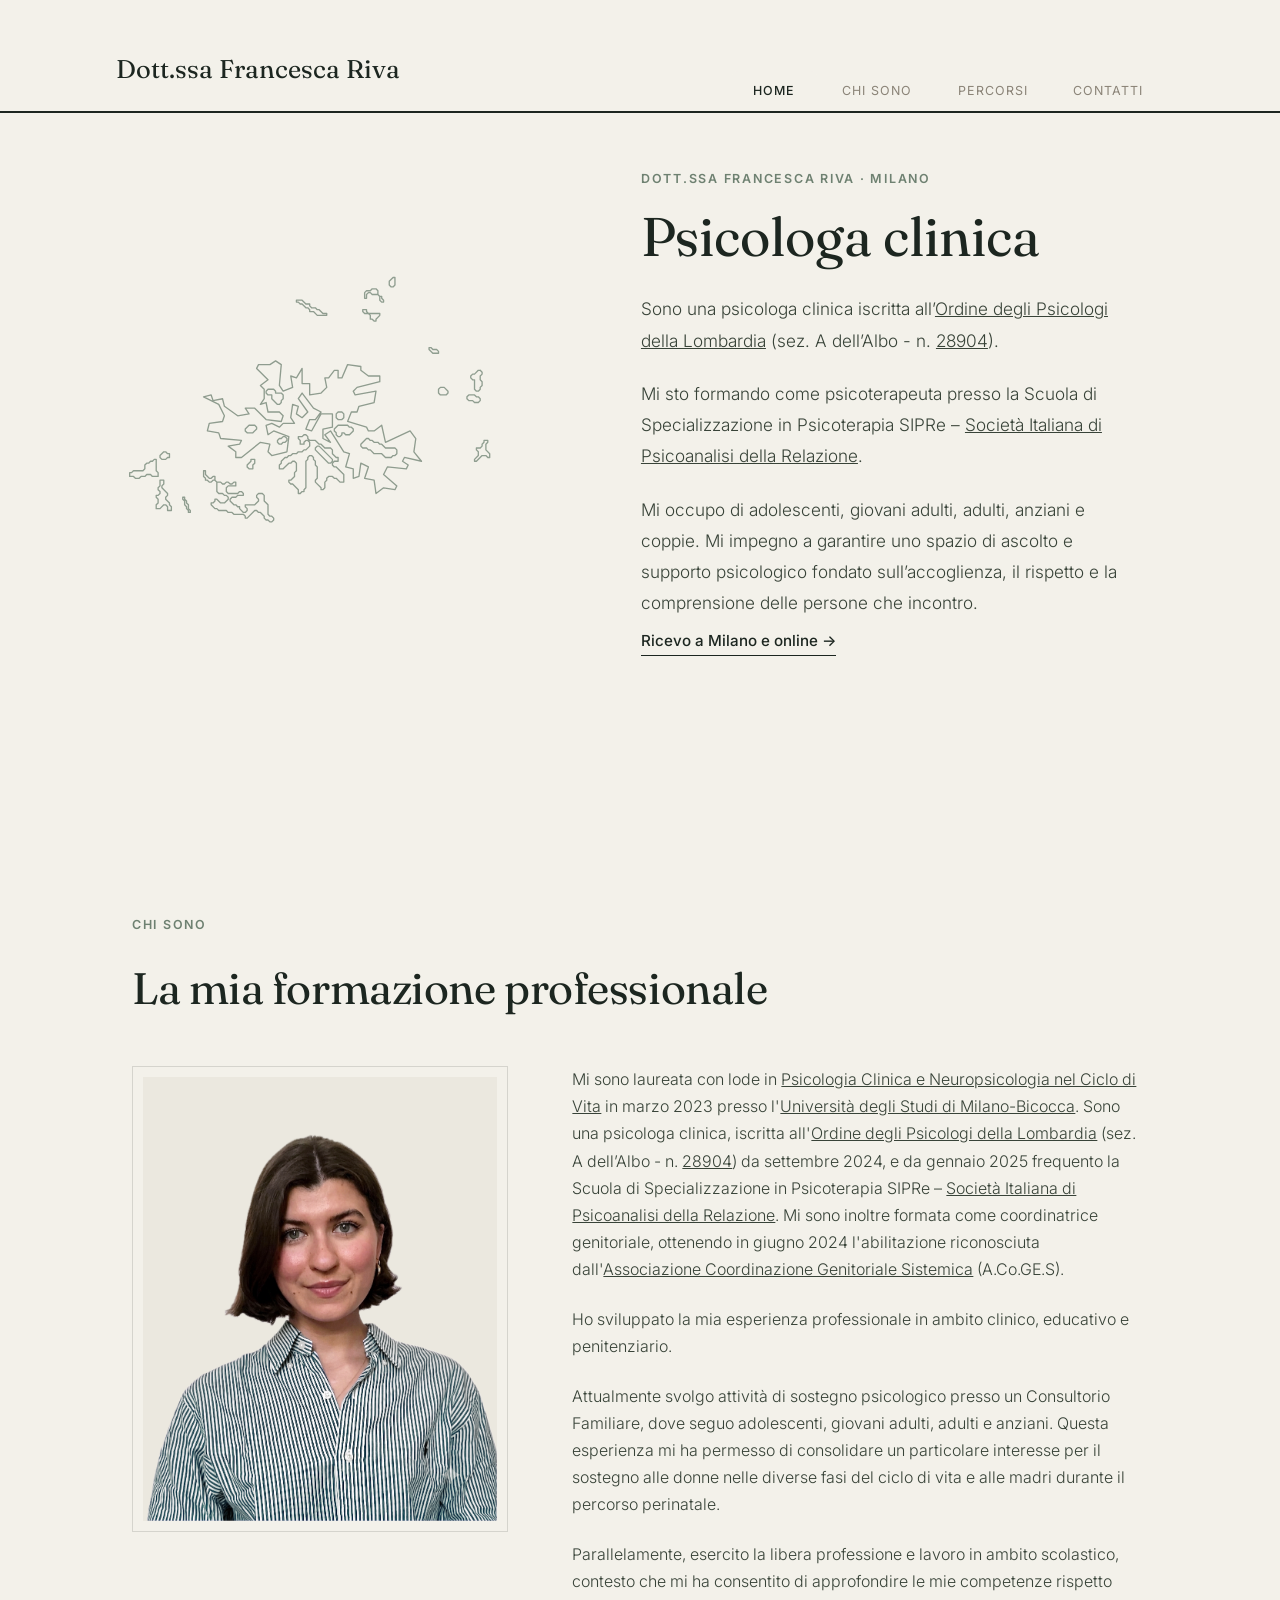
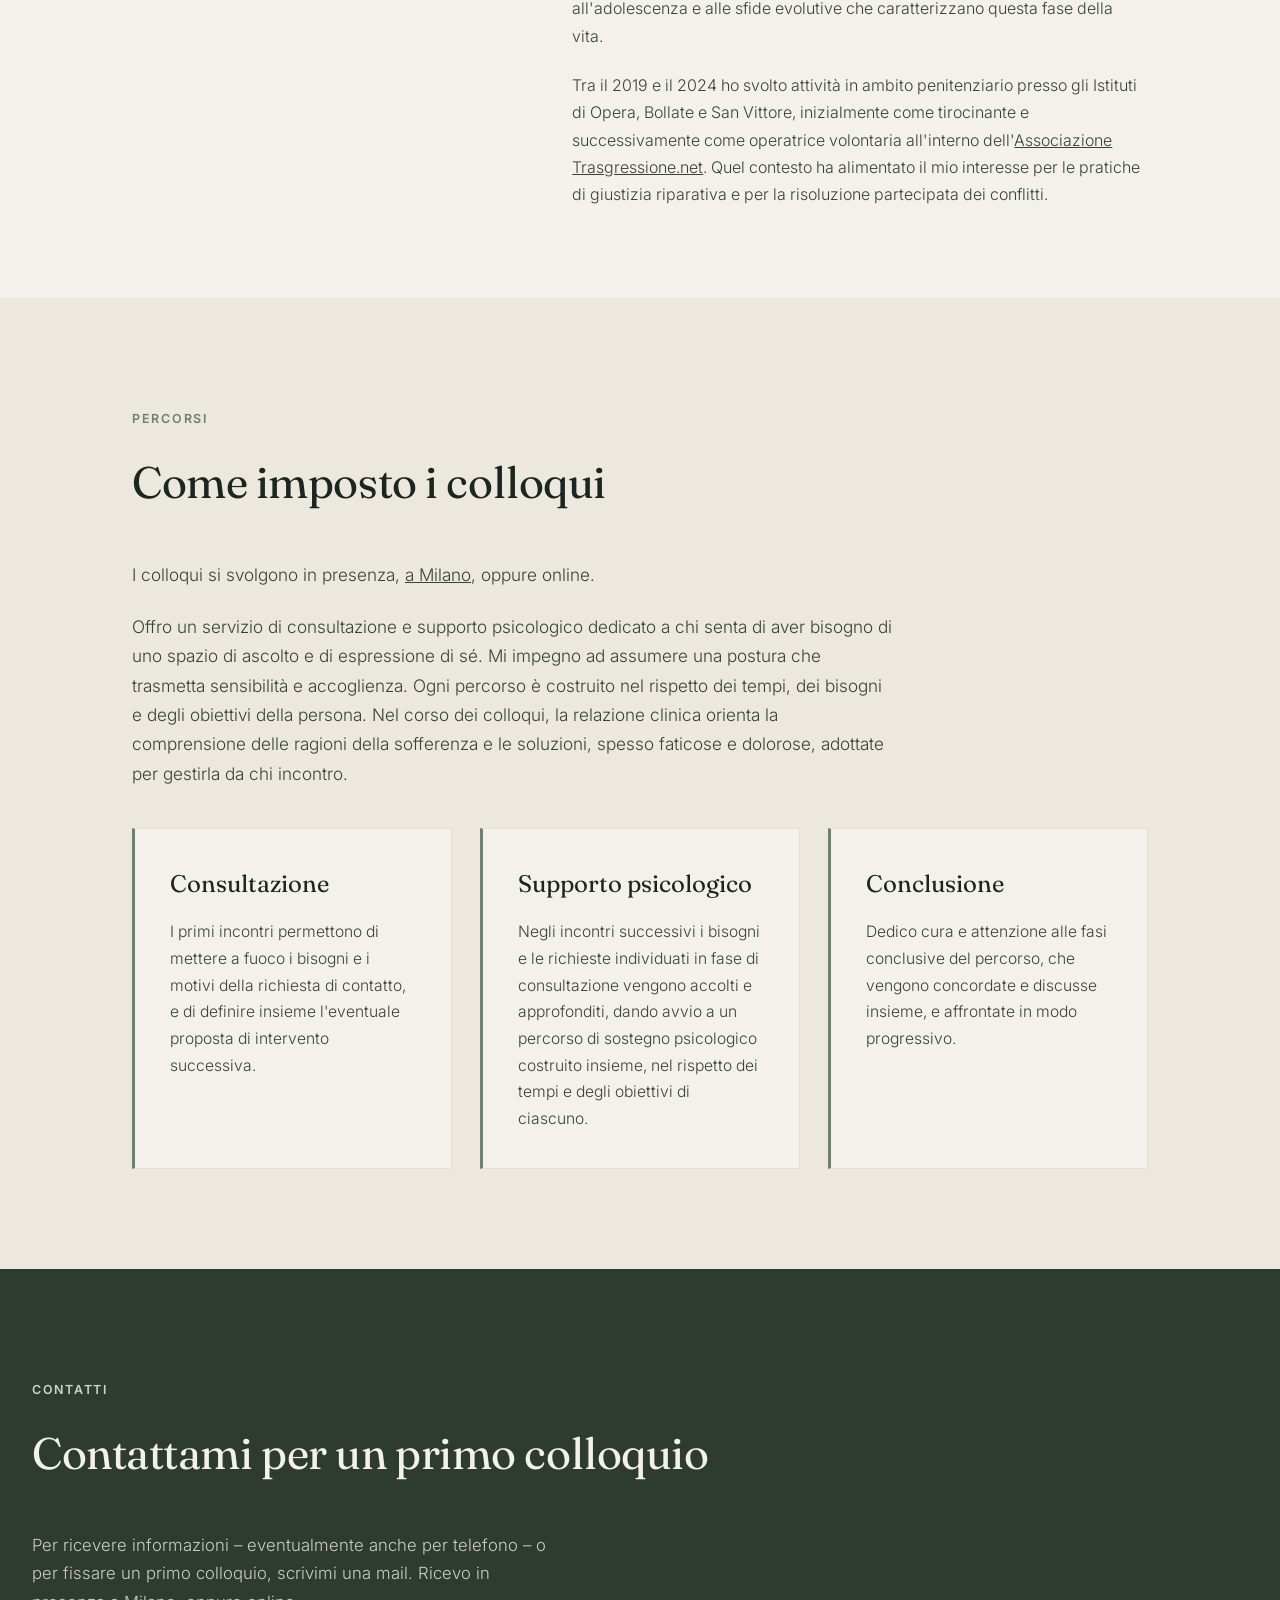
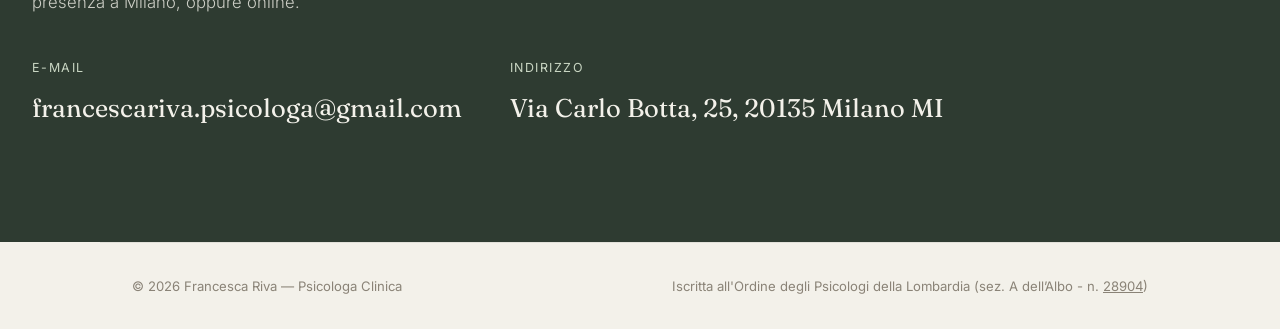
<file: index.html>
<!DOCTYPE html>
<html lang="it">
<head>
    <meta charset="UTF-8">
    <meta name="viewport" content="width=device-width, initial-scale=1.0">
    <title>Francesca Riva — Psicologa Clinica</title>
    <meta name="description" content="Francesca Riva, psicologa clinica a Milano. Sostegno psicologico per adolescenti, giovani adulti, adulti, anziani e coppie, in studio e online.">

    <link rel="icon" type="image/png" href="favicon.png">
    <meta property="og:title" content="Francesca Riva — Psicologa Clinica">
    <meta property="og:description" content="Psicologa clinica a Milano. Sostegno psicologico per adolescenti, giovani adulti, adulti, anziani e coppie, in studio e online.">
    <meta property="og:type" content="website">
    <meta property="og:url" content="https://francescariva-psicologa.github.io/">
    <meta name="robots" content="index, follow">
    <link rel="canonical" href="https://francescariva-psicologa.github.io/">

    <script type="application/ld+json">
    {
    "@type": "Psychologist",
    "name": "Francesca Riva",
    "url": "https://francescariva-psicologa.github.io/",
    "areaServed": "Milano",
    "sameAs": [
        "https://www.opl.it/psicologi/28904/Riva-Francesca"
    ]
    }
    </script>

    <link rel="preconnect" href="https://fonts.googleapis.com">
    <link rel="preconnect" href="https://fonts.gstatic.com" crossorigin>
    <link href="https://fonts.googleapis.com/css2?family=Fraunces:ital,opsz,wght@0,9..144,300;0,9..144,400;0,9..144,500;0,9..144,600;1,9..144,400&family=Inter:wght@300;400;500;600&display=swap" rel="stylesheet">

    <link rel="stylesheet" href="css/style.css">
</head>
<body>

    <header>
        <nav class="nav-container">
            <a href="#home" class="logo">Dott.ssa Francesca Riva</a>
            <ul class="nav-links">
                <li><a href="#home" data-nav="home">Home</a></li>
                <li><a href="#chi-sono" data-nav="chi-sono">Chi sono</a></li>
                <li><a href="#servizi" data-nav="servizi">Percorsi</a></li>
                <li><a href="#contatti" data-nav="contatti">Contatti</a></li>
            </ul>
        </nav>
    </header>

    <main>
        <!-- HOME -->
        <section id="home" class="hero">

            <div class="section-mark" aria-hidden="true">
                <svg class="lichen-animate" viewBox="10 55 43 38" xmlns="http://www.w3.org/2000/svg">
                    <path class="lichen-trace" pathLength="1" style="transition-delay: 0.0s" d="M45.0,66.0 L53.0,70.0 L56.0,76.0 L55.0,79.0 L48.0,80.0 L47.0,84.0 L53.0,85.0 L54.0,88.0 L65.0,89.0 L64.0,91.0 L58.0,92.0 L62.0,95.0 L62.0,98.0 L65.0,98.0 L75.0,90.0 L80.0,91.0 L79.0,95.0 L81.0,97.0 L89.0,95.0 L90.0,87.0 L82.0,84.0 L79.0,86.0 L78.0,81.0 L81.0,80.0 L85.0,82.0 L87.0,80.0 L93.0,80.0 L91.0,77.0 L92.0,70.0 L95.0,71.0 L94.0,75.0 L97.0,77.0 L100.0,74.0 L95.0,67.0 L97.0,64.0 L103.0,72.0 L107.0,74.0 L104.0,78.0 L101.0,78.0 L99.0,83.0 L102.0,84.0 L107.0,75.0 L113.0,75.0 L113.0,82.0 L108.0,83.0 L108.0,88.0 L112.0,90.0 L109.0,86.0 L112.0,84.0 L119.0,95.0 L122.0,96.0 L120.0,103.0 L124.0,104.0 L124.0,109.0 L127.0,108.0 L128.0,101.0 L132.0,103.0 L130.0,109.0 L135.0,110.0 L136.0,117.0 L140.0,114.0 L146.0,115.0 L147.0,113.0 L140.0,107.0 L142.0,103.0 L152.0,104.0 L153.0,102.0 L150.0,100.0 L151.0,98.0 L160.0,100.0 L156.0,95.0 L157.0,88.0 L154.0,84.0 L141.0,90.0 L139.0,81.0 L135.0,84.0 L132.0,84.0 L131.0,82.0 L121.0,79.0 L123.0,74.0 L126.0,74.0 L127.0,71.0 L135.0,69.0 L136.0,63.0 L125.0,65.0 L124.0,63.0 L126.0,61.0 L138.0,58.0 L138.0,55.0 L132.0,55.0 L128.0,52.0 L128.0,50.0 L121.0,49.0 L118.0,56.0 L116.0,56.0 L116.0,52.0 L114.0,52.0 L111.0,56.0 L109.0,56.0 L110.0,61.0 L107.0,64.0 L101.0,65.0 L101.0,59.0 L97.0,59.0 L97.0,51.0 L94.0,56.0 L91.0,55.0 L92.0,61.0 L87.0,63.0 L85.0,60.0 L86.0,49.0 L83.0,47.0 L80.0,49.0 L74.0,49.0 L73.0,51.0 L79.0,57.0 L75.0,60.0 L77.0,62.0 L77.0,67.0 L75.0,70.0 L78.0,69.0 L79.0,74.0 L85.0,74.0 L87.0,76.0 L86.0,79.0 L78.0,78.0 L72.0,72.0 L67.0,72.0 L69.0,75.0 L63.0,76.0 L56.0,71.0 L55.0,67.0 L50.0,68.0 L49.0,65.0 Z"/>
                    <path class="lichen-trace" pathLength="1" style="transition-delay: 1.17s" d="M45.0,105.0 L45.0,108.0 L46.0,109.0 L46.0,110.0 L47.0,110.0 L48.0,111.0 L49.0,111.0 L50.0,110.0 L51.0,110.0 L52.0,111.0 L52.0,116.0 L53.0,117.0 L55.0,117.0 L56.0,118.0 L57.0,118.0 L58.0,119.0 L58.0,120.0 L56.0,122.0 L54.0,122.0 L52.0,120.0 L51.0,120.0 L51.0,121.0 L50.0,122.0 L49.0,122.0 L49.0,123.0 L51.0,125.0 L52.0,125.0 L53.0,126.0 L57.0,126.0 L58.0,127.0 L60.0,127.0 L61.0,128.0 L66.0,128.0 L67.0,129.0 L67.0,130.0 L68.0,130.0 L72.0,126.0 L73.0,126.0 L74.0,127.0 L75.0,127.0 L77.0,129.0 L77.0,130.0 L78.0,131.0 L79.0,131.0 L80.0,132.0 L81.0,132.0 L82.0,131.0 L82.0,130.0 L81.0,129.0 L80.0,129.0 L79.0,128.0 L79.0,123.0 L77.0,121.0 L77.0,118.0 L76.0,117.0 L74.0,117.0 L73.0,118.0 L73.0,119.0 L74.0,120.0 L74.0,121.0 L72.0,123.0 L67.0,123.0 L67.0,124.0 L68.0,125.0 L68.0,126.0 L67.0,127.0 L66.0,127.0 L64.0,125.0 L64.0,124.0 L63.0,124.0 L62.0,123.0 L61.0,123.0 L59.0,121.0 L59.0,120.0 L60.0,119.0 L62.0,119.0 L63.0,118.0 L66.0,118.0 L66.0,117.0 L65.0,116.0 L64.0,116.0 L63.0,117.0 L58.0,117.0 L57.0,116.0 L57.0,114.0 L58.0,113.0 L62.0,113.0 L62.0,111.0 L61.0,111.0 L60.0,112.0 L59.0,112.0 L58.0,111.0 L57.0,111.0 L56.0,112.0 L55.0,112.0 L54.0,111.0 L52.0,111.0 L51.0,110.0 L51.0,108.0 L50.0,108.0 L49.0,109.0 L48.0,109.0 L46.0,107.0 L46.0,105.0 Z"/>
                    <path class="lichen-trace" pathLength="1" style="transition-delay: 1.44s" d="M85.0,102.0 L85.0,104.0 L87.0,104.0 L90.0,101.0 L91.0,101.0 L92.0,100.0 L93.0,100.0 L94.0,101.0 L94.0,105.0 L93.0,106.0 L93.0,108.0 L91.0,110.0 L90.0,110.0 L90.0,111.0 L91.0,112.0 L92.0,112.0 L95.0,115.0 L95.0,117.0 L96.0,117.0 L97.0,116.0 L98.0,116.0 L98.0,115.0 L99.0,114.0 L99.0,100.0 L100.0,99.0 L100.0,98.0 L101.0,97.0 L102.0,97.0 L103.0,98.0 L103.0,99.0 L104.0,100.0 L104.0,102.0 L105.0,103.0 L105.0,109.0 L104.0,110.0 L104.0,111.0 L107.0,114.0 L107.0,115.0 L108.0,115.0 L109.0,114.0 L109.0,111.0 L110.0,110.0 L110.0,109.0 L111.0,108.0 L113.0,108.0 L114.0,109.0 L115.0,109.0 L117.0,111.0 L119.0,111.0 L119.0,107.0 L115.0,103.0 L114.0,103.0 L113.0,102.0 L113.0,101.0 L114.0,100.0 L116.0,100.0 L116.0,98.0 L115.0,98.0 L113.0,96.0 L113.0,94.0 L112.0,93.0 L109.0,93.0 L107.0,91.0 L106.0,91.0 L104.0,89.0 L101.0,89.0 L100.0,88.0 L100.0,87.0 L99.0,86.0 L98.0,86.0 L97.0,87.0 L95.0,87.0 L95.0,88.0 L96.0,89.0 L96.0,91.0 L98.0,91.0 L98.0,90.0 L99.0,89.0 L100.0,89.0 L101.0,90.0 L101.0,92.0 L99.0,94.0 L98.0,94.0 L97.0,95.0 L95.0,95.0 L94.0,96.0 L92.0,96.0 L91.0,97.0 L90.0,97.0 L89.0,98.0 L88.0,98.0 L86.0,100.0 L86.0,101.0 Z"/>
                    <path class="lichen-trace" pathLength="1" style="transition-delay: 1.71s" d="M22.0,110.0 L22.0,113.0 L21.0,114.0 L21.0,115.0 L22.0,116.0 L22.0,117.0 L21.0,118.0 L20.0,118.0 L20.0,119.0 L21.0,120.0 L21.0,122.0 L20.0,123.0 L20.0,125.0 L22.0,125.0 L24.0,123.0 L25.0,123.0 L26.0,124.0 L26.0,126.0 L28.0,126.0 L28.0,124.0 L27.0,123.0 L27.0,122.0 L25.0,120.0 L25.0,119.0 L26.0,118.0 L26.0,117.0 L23.0,114.0 L23.0,113.0 L24.0,112.0 L24.0,110.0 Z"/>
                    <path class="lichen-trace" pathLength="1" style="transition-delay: 1.78s" d="M128.0,91.0 L131.0,88.0 L132.0,88.0 L133.0,89.0 L134.0,89.0 L135.0,90.0 L137.0,90.0 L138.0,91.0 L139.0,91.0 L141.0,93.0 L146.0,93.0 L147.0,94.0 L147.0,96.0 L146.0,97.0 L145.0,97.0 L144.0,98.0 L141.0,98.0 L139.0,96.0 L135.0,96.0 L133.0,94.0 L132.0,94.0 L131.0,93.0 L129.0,93.0 L128.0,92.0 Z"/>
                    <path class="lichen-trace" pathLength="1" style="transition-delay: 1.85s" d="M20.0,99.0 L19.0,99.0 L18.0,100.0 L17.0,100.0 L16.0,101.0 L15.0,101.0 L14.0,102.0 L14.0,104.0 L13.0,105.0 L8.0,105.0 L7.0,106.0 L6.0,106.0 L6.0,108.0 L8.0,108.0 L9.0,109.0 L11.0,109.0 L12.0,108.0 L14.0,108.0 L15.0,107.0 L17.0,107.0 L18.0,108.0 L21.0,108.0 L21.0,106.0 L20.0,105.0 Z"/>
                    <path class="lichen-trace" pathLength="1" style="transition-delay: 1.92s" d="M94.0,15.0 L94.0,16.0 L95.0,16.0 L96.0,17.0 L97.0,17.0 L99.0,19.0 L100.0,19.0 L101.0,20.0 L101.0,21.0 L103.0,21.0 L105.0,23.0 L110.0,23.0 L110.0,22.0 L108.0,22.0 L106.0,20.0 L105.0,20.0 L104.0,19.0 L102.0,19.0 L101.0,18.0 L101.0,17.0 L99.0,17.0 L97.0,15.0 Z"/>
                    <path class="lichen-trace" pathLength="1" style="transition-delay: 1.98s" d="M195.0,89.0 L193.0,89.0 L193.0,90.0 L192.0,91.0 L192.0,92.0 L191.0,93.0 L189.0,93.0 L189.0,94.0 L190.0,95.0 L190.0,97.0 L188.0,99.0 L188.0,100.0 L189.0,100.0 L192.0,97.0 L194.0,97.0 L195.0,98.0 L196.0,98.0 L196.0,96.0 L194.0,94.0 L194.0,91.0 L195.0,90.0 Z"/>
                    <path class="lichen-trace" pathLength="1" style="transition-delay: 2.04s" d="M130.0,11.0 L130.0,14.0 L131.0,14.0 L131.0,12.0 L132.0,11.0 L133.0,11.0 L134.0,12.0 L137.0,12.0 L138.0,13.0 L138.0,15.0 L139.0,16.0 L140.0,16.0 L140.0,15.0 L139.0,14.0 L139.0,13.0 L138.0,13.0 L137.0,12.0 L137.0,10.0 L136.0,9.0 L134.0,9.0 L133.0,10.0 L131.0,10.0 Z"/>
                    <path class="lichen-trace" pathLength="1" style="transition-delay: 2.09s" d="M191.0,52.0 L192.0,53.0 L192.0,54.0 L191.0,55.0 L191.0,57.0 L192.0,58.0 L192.0,60.0 L191.0,61.0 L191.0,62.0 L190.0,63.0 L189.0,63.0 L188.0,62.0 L188.0,57.0 L187.0,57.0 L186.0,56.0 L186.0,55.0 L187.0,54.0 L188.0,54.0 L190.0,52.0 Z"/>
                    <path class="lichen-trace" pathLength="1" style="transition-delay: 2.14s" d="M78.0,63.0 L79.0,62.0 L82.0,62.0 L83.0,63.0 L83.0,64.0 L86.0,64.0 L87.0,65.0 L87.0,67.0 L86.0,68.0 L86.0,69.0 L85.0,70.0 L84.0,70.0 L81.0,67.0 L81.0,65.0 L79.0,65.0 L78.0,64.0 Z"/>
                    <path class="lichen-trace" pathLength="1" style="transition-delay: 2.19s" d="M114.0,83.0 L116.0,81.0 L121.0,81.0 L122.0,82.0 L123.0,82.0 L124.0,83.0 L124.0,84.0 L122.0,86.0 L120.0,86.0 L119.0,85.0 L118.0,85.0 L118.0,86.0 L117.0,87.0 L116.0,87.0 L115.0,86.0 L115.0,85.0 L114.0,84.0 Z"/>
                    <path class="lichen-trace" pathLength="1" style="transition-delay: 2.24s" d="M104.0,93.0 L105.0,92.0 L106.0,92.0 L113.0,99.0 L113.0,100.0 L112.0,101.0 L111.0,101.0 L104.0,94.0 Z"/>
                    <path class="lichen-trace" pathLength="1" style="transition-delay: 2.29s" d="M129.0,20.0 L129.0,21.0 L130.0,22.0 L132.0,22.0 L133.0,23.0 L133.0,25.0 L134.0,25.0 L135.0,26.0 L136.0,26.0 L136.0,25.0 L138.0,23.0 L138.0,22.0 L132.0,22.0 L131.0,21.0 L131.0,20.0 Z"/>
                    <path class="lichen-trace" pathLength="1" style="transition-delay: 2.34s" d="M34.0,119.0 L34.0,120.0 L35.0,121.0 L35.0,123.0 L36.0,124.0 L36.0,125.0 L37.0,126.0 L37.0,127.0 L38.0,127.0 L38.0,126.0 L37.0,125.0 L37.0,123.0 L36.0,122.0 L36.0,121.0 L35.0,120.0 L35.0,119.0 Z"/>
                    <path class="lichen-trace" pathLength="1" style="transition-delay: 2.39s" d="M184.0,66.0 L185.0,65.0 L188.0,65.0 L189.0,66.0 L190.0,66.0 L191.0,67.0 L191.0,68.0 L190.0,69.0 L188.0,69.0 L187.0,68.0 L185.0,68.0 L184.0,67.0 Z"/>
                    <path class="lichen-trace" pathLength="1" style="transition-delay: 2.45s" d="M67.0,84.0 L67.0,83.0 L69.0,81.0 L72.0,81.0 L73.0,82.0 L73.0,83.0 L71.0,85.0 L68.0,85.0 Z"/>
                    <path class="lichen-trace" pathLength="1" style="transition-delay: 2.5s" d="M72.0,99.0 L70.0,99.0 L70.0,100.0 L68.0,102.0 L68.0,103.0 L69.0,104.0 L71.0,104.0 L71.0,102.0 L72.0,101.0 Z"/>
                    <path class="lichen-trace" pathLength="1" style="transition-delay: 2.55s" d="M22.0,97.0 L22.0,98.0 L23.0,99.0 L25.0,99.0 L26.0,98.0 L27.0,98.0 L27.0,96.0 L26.0,96.0 L25.0,95.0 L24.0,95.0 Z"/>
                    <path class="lichen-trace" pathLength="1" style="transition-delay: 2.6s" d="M169.0,62.0 L170.0,61.0 L172.0,61.0 L174.0,63.0 L174.0,64.0 L173.0,65.0 L170.0,65.0 L169.0,64.0 Z"/>
                    <path class="lichen-trace" pathLength="1" style="transition-delay: 2.65s" d="M84.0,90.0 L84.0,89.0 L85.0,88.0 L86.0,88.0 L87.0,87.0 L88.0,87.0 L89.0,88.0 L89.0,89.0 L88.0,90.0 L87.0,90.0 L86.0,91.0 L85.0,91.0 Z"/>
                    <path class="lichen-trace" pathLength="1" style="transition-delay: 2.7s" d="M115.0,75.0 L116.0,74.0 L118.0,74.0 L119.0,75.0 L119.0,77.0 L118.0,78.0 L116.0,78.0 L115.0,77.0 Z"/>
                    <path class="lichen-trace" pathLength="1" style="transition-delay: 2.75s" d="M164.0,40.0 L164.0,41.0 L166.0,43.0 L169.0,43.0 L169.0,42.0 L168.0,41.0 L166.0,41.0 L165.0,40.0 Z"/>
                    <path class="lichen-trace" pathLength="1" style="transition-delay: 2.8s" d="M146.0,3.0 L145.0,3.0 L143.0,5.0 L143.0,7.0 L144.0,8.0 L145.0,8.0 L146.0,7.0 Z"/>
                </svg>
                </div>


            <!-- <div class="hero-visual" aria-hidden="true">
                <div class="breathing-circle"></div>
            </div> -->
            <!--
            <div class="section-mark" aria-hidden="true">
                    <svg class="lichen-animate" viewBox="10 8 100 65"> -->
                    <!-- Colony 1: older, larger, established -->
                    <!--
                    <path class="lichen-blob center" style="transition-delay: 0s" d="M52.6,64.3 Q55.0,68.0 52.4,71.3 Q49.8,74.6 45.3,75.8 Q40.8,77.0 39.4,72.5 Q37.9,68.0 39.5,63.7 Q41.0,59.4 45.7,60.0 Q50.3,60.6 52.6,64.3 Z"/>
 
                    <path class="lichen-blob ring-a" style="transition-delay: 0.10s" d="M65.8,62.3 Q67.3,65.4 66.0,68.8 Q64.7,72.2 61.3,71.2 Q58.0,70.2 56.0,67.8 Q53.9,65.4 55.9,62.9 Q57.8,60.3 61.1,59.8 Q64.3,59.2 65.8,62.3 Z"/>
                    <path class="lichen-blob ring-a" style="transition-delay: 0.22s" d="M58.5,77.9 Q60.0,81.0 58.7,84.4 Q57.5,87.8 53.7,87.5 Q49.9,87.2 47.6,84.1 Q45.2,81.0 47.8,78.3 Q50.4,75.7 53.8,75.2 Q57.1,74.8 58.5,77.9 Z"/>
                    <path class="lichen-blob ring-a" style="transition-delay: 0.34s" d="M40.9,77.3 Q43.0,79.5 41.0,81.8 Q39.1,84.2 36.0,84.8 Q32.9,85.5 31.8,82.5 Q30.7,79.5 31.9,76.8 Q33.2,74.0 36.1,74.6 Q38.9,75.1 40.9,77.3 Z"/>
                    <path class="lichen-blob ring-a" style="transition-delay: 0.46s" d="M37.1,60.0 Q38.9,62.9 36.9,65.4 Q34.9,68.0 31.5,68.8 Q28.1,69.5 26.8,66.2 Q25.6,62.9 26.7,59.2 Q27.7,55.6 31.5,56.4 Q35.2,57.1 37.1,60.0 Z"/>
                    <path class="lichen-blob ring-a" style="transition-delay: 0.58s" d="M51.6,50.7 Q53.3,53.1 52.1,56.2 Q50.9,59.3 47.7,58.6 Q44.5,58.0 42.6,55.5 Q40.7,53.1 42.4,50.3 Q44.2,47.6 47.1,48.0 Q50.0,48.4 51.6,50.7 Z"/>
 
                    <path class="lichen-blob ring-b" style="transition-delay: 0.95s" d="M76.2,74.4 Q77.7,77.2 75.9,79.6 Q74.1,81.9 70.9,82.7 Q67.8,83.5 67.0,80.4 Q66.3,77.2 67.3,74.6 Q68.4,72.0 71.5,71.8 Q74.7,71.5 76.2,74.4 Z"/>
                    <path class="lichen-blob ring-b" style="transition-delay: 1.08s" d="M53.1,91.9 Q54.3,94.9 53.1,98.0 Q52.0,101.2 48.6,100.8 Q45.2,100.3 43.0,97.6 Q40.8,94.9 43.2,92.5 Q45.5,90.0 48.7,89.5 Q51.8,88.9 53.1,91.9 Z"/>
                    <path class="lichen-blob ring-b" style="transition-delay: 1.21s" d="M27.1,79.2 Q28.9,81.5 27.0,83.6 Q25.1,85.8 22.4,86.1 Q19.7,86.5 18.8,84.0 Q17.9,81.5 18.8,78.9 Q19.6,76.3 22.4,76.6 Q25.2,77.0 27.1,79.2 Z"/>
                    <path class="lichen-blob ring-b" style="transition-delay: 1.34s" d="M27.4,51.5 Q28.8,54.5 27.5,57.6 Q26.2,60.7 23.1,59.9 Q20.0,59.1 18.0,56.8 Q16.1,54.5 18.0,52.1 Q19.8,49.7 22.9,49.1 Q26.0,48.6 27.4,51.5 Z"/>
                    <path class="lichen-blob ring-b" style="transition-delay: 1.47s" d="M46.0,38.6 Q47.4,41.4 45.7,43.8 Q44.0,46.1 40.8,47.0 Q37.6,47.8 36.6,44.6 Q35.6,41.4 36.8,38.5 Q38.0,35.6 41.2,35.7 Q44.5,35.9 46.0,38.6 Z"/>
                    <path class="lichen-blob ring-b" style="transition-delay: 1.60s" d="M71.4,48.0 Q73.1,50.6 71.3,53.2 Q69.6,55.7 66.8,55.4 Q64.1,55.2 62.0,52.9 Q60.0,50.6 62.1,48.5 Q64.2,46.4 67.0,45.9 Q69.7,45.4 71.4,48.0 Z"/>
 
                    <path class="lichen-blob ring-c" style="transition-delay: 2.00s" d="M89.1,65.7 Q90.5,68.0 89.0,70.1 Q87.5,72.3 84.7,72.9 Q81.8,73.5 81.1,70.7 Q80.3,68.0 81.2,65.5 Q82.1,63.0 84.9,63.2 Q87.6,63.5 89.1,65.7 Z"/>
                    <path class="lichen-blob ring-c" style="transition-delay: 2.15s" d="M66.0,101.2 Q67.0,103.3 66.1,105.7 Q65.2,108.1 62.7,107.8 Q60.1,107.5 58.3,105.4 Q56.5,103.3 58.4,101.5 Q60.4,99.7 62.7,99.3 Q65.0,99.0 66.0,101.2 Z"/>
                    <path class="lichen-blob ring-c" style="transition-delay: 2.30s" d="M18.7,87.9 Q20.4,90.4 18.5,92.5 Q16.5,94.6 13.8,95.1 Q11.0,95.6 9.9,93.0 Q8.8,90.4 9.8,87.5 Q10.7,84.6 13.8,85.0 Q17.0,85.3 18.7,87.9 Z"/>
                    <path class="lichen-blob ring-c" style="transition-delay: 2.45s" d="M30.4,31.7 Q31.4,34.2 30.5,36.8 Q29.5,39.4 26.9,38.7 Q24.3,38.1 22.7,36.1 Q21.0,34.2 22.6,32.2 Q24.2,30.2 26.8,29.7 Q29.4,29.3 30.4,31.7 Z"/>
                    <path class="lichen-blob ring-c" style="transition-delay: 2.60s" d="M72.8,33.3 Q74.1,36.1 72.5,38.2 Q70.8,40.3 68.1,40.8 Q65.3,41.3 64.5,38.7 Q63.7,36.1 64.7,33.7 Q65.6,31.3 68.6,30.9 Q71.5,30.6 72.8,33.3 Z"/>
 
                    <!-- Colony 2: younger, smaller, emerges after colony 1 is underway, reaching toward it -->
                    <!-- 
                    <path class="lichen-blob center2" style="transition-delay: 1.3s" d="M96.8,47.3 Q98.5,50.0 96.7,52.5 Q94.9,55.1 91.7,55.6 Q88.4,56.2 87.4,53.1 Q86.5,50.0 87.4,46.8 Q88.3,43.5 91.7,44.1 Q95.1,44.7 96.8,47.3 Z"/>
 
                    <path class="lichen-blob ring-a" style="transition-delay: 1.45s" d="M85.5,43.9 Q86.7,46.2 85.6,48.7 Q84.5,51.2 82.0,50.6 Q79.5,49.9 78.0,48.1 Q76.4,46.2 77.9,44.3 Q79.4,42.3 81.9,41.9 Q84.4,41.5 85.5,43.9 Z"/>
                    <path class="lichen-blob ring-a" style="transition-delay: 1.58s" d="M97.1,37.2 Q98.1,39.2 97.2,41.4 Q96.4,43.5 94.0,43.4 Q91.6,43.2 90.1,41.2 Q88.6,39.2 90.3,37.5 Q92.0,35.8 94.1,35.5 Q96.2,35.2 97.1,37.2 Z"/>
                    <path class="lichen-blob ring-a" style="transition-delay: 1.71s" d="M104.8,53.9 Q106.3,55.5 104.9,57.2 Q103.5,58.9 101.3,59.3 Q99.1,59.8 98.2,57.6 Q97.4,55.5 98.4,53.5 Q99.3,51.6 101.3,52.0 Q103.4,52.3 104.8,53.9 Z"/>
                    <path class="lichen-blob ring-a" style="transition-delay: 1.84s" d="M91.8,58.2 Q92.8,60.3 91.8,62.6 Q90.9,64.9 88.5,64.5 Q86.1,64.1 84.4,62.2 Q82.7,60.3 84.5,58.6 Q86.2,56.8 88.5,56.4 Q90.8,56.0 91.8,58.2 Z"/>
 
                    <path class="lichen-blob ring-b" style="transition-delay: 2.20s" d="M79.2,36.4 Q80.3,38.5 79.0,40.3 Q77.6,42.0 75.3,42.5 Q73.0,43.0 72.4,40.8 Q71.8,38.5 72.6,36.6 Q73.4,34.6 75.7,34.4 Q78.1,34.2 79.2,36.4 Z"/>
                    <path class="lichen-blob ring-b" style="transition-delay: 2.35s" d="M91.4,28.4 Q92.1,30.3 91.5,32.3 Q90.8,34.3 88.7,33.9 Q86.6,33.6 85.5,31.9 Q84.3,30.3 85.6,28.8 Q86.8,27.4 88.8,26.9 Q90.7,26.5 91.4,28.4 Z"/>
                    <path class="lichen-blob ring-b" style="transition-delay: 2.50s" d="M112.7,38.3 Q114.1,40.0 112.6,41.6 Q111.1,43.2 109.1,43.5 Q107.1,43.9 106.1,42.0 Q105.2,40.0 106.0,37.9 Q106.8,35.7 109.1,36.2 Q111.3,36.6 112.7,38.3 Z"/>
                    <path class="lichen-blob ring-b" style="transition-delay: 2.65s" d="M110.5,60.9 Q111.5,62.9 110.6,64.9 Q109.6,66.9 107.6,66.4 Q105.5,65.9 104.0,64.4 Q102.5,62.9 104.0,61.2 Q105.4,59.6 107.5,59.3 Q109.5,59.0 110.5,60.9 Z"/>
                    <path class="lichen-blob ring-b" style="transition-delay: 2.80s" d="M91.2,68.2 Q92.1,69.7 91.3,71.4 Q90.5,73.2 88.4,73.3 Q86.3,73.5 85.8,71.6 Q85.3,69.7 85.9,67.9 Q86.4,66.1 88.3,66.4 Q90.2,66.7 91.2,68.2 Z"/>
 
                    <path class="lichen-blob ring-c" style="transition-delay: 3.10s" d="M66.9,40.8 Q68.0,42.5 66.9,44.1 Q65.8,45.6 63.8,46.0 Q61.8,46.3 61.2,44.4 Q60.6,42.5 61.1,40.5 Q61.7,38.5 63.8,38.9 Q65.9,39.2 66.9,40.8 Z"/>
                    <path class="lichen-blob ring-c" style="transition-delay: 3.27s" d="M82.4,22.0 Q83.0,23.7 82.4,25.5 Q81.8,27.3 80.0,26.8 Q78.2,26.4 77.1,25.0 Q76.0,23.7 77.0,22.3 Q78.1,20.9 79.9,20.6 Q81.7,20.3 82.4,22.0 Z"/>
                    <path class="lichen-blob ring-c" style="transition-delay: 3.44s" d="M109.5,23.1 Q110.5,24.9 109.3,26.3 Q108.1,27.7 106.2,28.2 Q104.3,28.7 103.7,26.8 Q103.1,24.9 103.8,23.2 Q104.6,21.6 106.6,21.4 Q108.6,21.3 109.5,23.1 Z"/>
                    <path class="lichen-blob ring-c" style="transition-delay: 3.61s" d="M123.1,43.4 Q123.9,45.0 123.2,46.6 Q122.5,48.3 120.7,48.0 Q119.0,47.7 117.8,46.3 Q116.5,45.0 117.8,43.7 Q119.1,42.4 120.7,42.1 Q122.4,41.8 123.1,43.4 Z"/>
 
                    <circle class="lichen-spot" style="transition-delay: 3.9s" cx="85" cy="68" r="2.2"/>
                    <circle class="lichen-spot" style="transition-delay: 4.05s" cx="106.5" cy="24.9" r="2"/>
                </svg>

            </div>
            -->

            <div class="hero-content">
                <p class="eyebrow">Dott.ssa Francesca Riva · Milano</p>
                <h1>Psicologa clinica</h1>
                <div class="hero-text">
                    <p>Sono una psicologa clinica iscritta all’<a href="https://www.opl.it/">Ordine degli Psicologi della Lombardia</a> (sez. A dell’Albo - n. <a href="https://www.opl.it/psicologi/28904/Riva-Francesca">28904</a>). </p>
                    <p>Mi sto formando come psicoterapeuta presso la Scuola di Specializzazione in Psicoterapia SIPRe – <a href="https://www.sipreonline.it/">Società Italiana di Psicoanalisi della Relazione</a>.</p>
                    <p>Mi occupo di adolescenti, giovani adulti, adulti, anziani e coppie. Mi impegno a garantire uno spazio di ascolto e supporto psicologico fondato sull’accoglienza, il rispetto e la comprensione delle persone che incontro.</p>
                </div>
                <a href="#contatti" class="cta">Ricevo a Milano e online →</a>
            </div>
        </section>

        <!-- CHI SONO -->
        <section id="chi-sono">
            <p class="eyebrow">Chi sono</p>
            <h2>La mia formazione professionale</h2>
            <div class="about-grid">
                <figure class="about-image-wrap">
                    <img src="footo_pp_2.png" alt="Ritratto di Francesca Riva" class="about-image">
                </figure>
                <div class="about-copy">
                    <p>Mi sono laureata con lode in <a href="https://www.unimib.it/magistrale/psicologia-clinica">Psicologia Clinica e Neuropsicologia nel Ciclo di Vita</a> in marzo 2023 presso l'<a href="https://www.unimib.it/">Università degli Studi di Milano-Bicocca</a>. Sono una psicologa clinica, iscritta all'<a href="https://www.opl.it/">Ordine degli Psicologi della Lombardia</a> (sez. A dell’Albo - n. <a href="https://www.opl.it/psicologi/28904/Riva-Francesca">28904</a>) da settembre 2024, e da gennaio 2025 frequento la Scuola di Specializzazione in Psicoterapia SIPRe – <a href="https://www.sipreonline.it/">Società Italiana di Psicoanalisi della Relazione</a>. Mi sono inoltre formata come coordinatrice genitoriale, ottenendo in giugno 2024 l'abilitazione riconosciuta dall'<a href="https://www.coordinazione-genitoriale.it/">Associazione Coordinazione Genitoriale Sistemica</a> (A.Co.GE.S).</p>
                    <p>Ho sviluppato la mia esperienza professionale in ambito clinico, educativo e penitenziario.</p>
                    <p>Attualmente svolgo attività di sostegno psicologico presso un Consultorio Familiare, dove seguo adolescenti, giovani adulti, adulti e anziani. Questa esperienza mi ha permesso di consolidare un particolare interesse per il sostegno alle donne nelle diverse fasi del ciclo di vita e alle madri durante il percorso perinatale.</p>
                    <p>Parallelamente, esercito la libera professione e lavoro in ambito scolastico, contesto che mi ha consentito di approfondire le mie competenze rispetto all'adolescenza e alle sfide evolutive che caratterizzano questa fase della vita.</p>
                    <p>Tra il 2019 e il 2024 ho svolto attività in ambito penitenziario presso gli Istituti di Opera, Bollate e San Vittore, inizialmente come tirocinante e successivamente come operatrice volontaria all'interno dell'<a href="https://www.trasgressione.net/pages/Associazione/IndiceAss.html">Associazione Trasgressione.net</a>. Quel contesto ha alimentato il mio interesse per le pratiche di giustizia riparativa e per la risoluzione partecipata dei conflitti.</p>
                </div>
            </div>
        </section>

        <!-- SERVIZI -->
        <section id="servizi" class="section-tinted">
            <div class="section-inner">
                <p class="eyebrow">Percorsi</p>
                <h2>Come imposto i colloqui</h2>
                <div class="services-intro">
                    <p>I colloqui si svolgono in presenza, <a href="https://www.google.com/maps/place/data=!4m2!3m1!1s0x4786c52cc3a1413f:0xfd2053f144bc35fc?sa=X&amp;ved=1t:8290&amp;ictx=111" rel="noopener">a Milano</a>, oppure online.</p>
                    <p>Offro un servizio di consultazione e supporto psicologico dedicato a chi senta di aver bisogno di uno spazio di ascolto e di espressione di sé. Mi impegno ad assumere una postura che trasmetta sensibilità e accoglienza. Ogni percorso è costruito nel rispetto dei tempi, dei bisogni e degli obiettivi della persona. Nel corso dei colloqui, la relazione clinica orienta la comprensione delle ragioni della sofferenza e le soluzioni, spesso faticose e dolorose, adottate per gestirla da chi incontro. </p>
                </div>

                <div class="services-features">
                    <article class="feature-card">
                        <h3>Consultazione </h3>
                        <p>I primi incontri permettono di mettere a fuoco i bisogni e i motivi della richiesta di contatto, e di definire insieme l'eventuale proposta di intervento successiva.</p>
                    </article>
                    <article class="feature-card">
                        <h3>Supporto psicologico</h3>
                        <p>Negli incontri successivi i bisogni e le richieste individuati in fase di consultazione vengono accolti e approfonditi, dando avvio a un percorso di sostegno psicologico costruito insieme, nel rispetto dei tempi e degli obiettivi di ciascuno.</p>
                    </article>
                    <article class="feature-card">
                        <h3>Conclusione</h3>
                        <p>Dedico cura e attenzione alle fasi conclusive del percorso, che vengono concordate e discusse insieme, e affrontate in modo progressivo.</p>
                    </article>
                </div>
            </div>
        </section>

        <!-- CONTATTI -->
        <section id="contatti" class="section-dark">
            <p class="eyebrow">Contatti</p>
            <h2>Contattami per un primo colloquio</h2>
            <p class="contact-intro">Per ricevere informazioni – eventualmente anche per telefono – o per fissare un primo colloquio, scrivimi una mail. Ricevo in presenza a Milano, oppure online.</p>
 
            <div class="contact-wrapper">
                <div class="contact-item">
                    <span class="contact-label">E-mail</span>
                    <a href="#" class="contact-link" id="contact-email" data-enc="moc.liamg@agolocisp.aviracsecnarf" rel="nofollow">caricamento…</a>
                </div>
               <!-- <div class="contact-item">
                    <span class="contact-label">Telefono</span>
                    <a href="#" class="contact-link" id="contact-phone" data-num="3486822775" data-cc="39" rel="nofollow">caricamento…</a>
                </div> -->
                <div class="contact-item">
                    <span class="contact-label">Indirizzo</span>
                    <a href="https://www.google.com/maps/place/data=!4m2!3m1!1s0x4786c52cc3a1413f:0xfd2053f144bc35fc?sa=X&amp;ved=1t:8290&amp;ictx=111" class="contact-link" target="_blank" rel="noopener">Via Carlo Botta, 25, 20135 Milano MI</a>
                </div>
            </div>
        </section>

    </main>

    <footer>
        <div>© 2026 Francesca Riva — Psicologa Clinica</div>
        <div>Iscritta all'Ordine degli Psicologi della Lombardia (sez. A dell’Albo - n. <a href="https://www.opl.it/psicologi/28904/Riva-Francesca">28904</a>)</div>
    </footer>

    <script src="js/script.js"></script>
</body>
</html>
</file>
<file: css/style.css>
/* ==========================================================================
   TOKENS
   ========================================================================== */
:root {
    --paper:      #F3F1EA;   /* soft linen background */
    --paper-dim:  #ECE8DD;   /* slightly deeper linen, for tinted section */
    --ink:        #1C2620;   /* near-black, warm forest cast */
    --ink-soft:   #384338;   /* body copy on light bg */
    --muted:      #8A8377;   /* secondary / labels */
    --sage:       #6E8171;   /* primary accent, calm + grounded */
    --sage-deep:  #2E3B31;   /* dark section background */
    --clay:       #B6733F;   /* warm secondary accent, used sparingly */
    --line:       rgba(28, 38, 32, 0.14);
    --line-soft:  rgba(28, 38, 32, 0.08);

    --max-width: 1080px;
    --font-display: 'Fraunces', serif;
    --font-body: 'Inter', sans-serif;
}

/* ==========================================================================
   RESET & BASE
   ========================================================================== */
* { margin: 0; padding: 0; box-sizing: border-box; }
html { scroll-behavior: smooth; }

body {
    background-color: var(--paper);
    color: var(--ink-soft);
    font-family: var(--font-body);
    font-size: 16px;
    line-height: 1.7;
    -webkit-font-smoothing: antialiased;
}

a { color: inherit; }

h1, h2, h3 {
    font-family: var(--font-display);
    font-weight: 400;
    color: var(--ink);
}

h2 {
    font-size: clamp(2rem, 4vw, 2.75rem);
    margin-bottom: 2.5rem;
    letter-spacing: -0.01em;
}

h3 {
    font-size: 1.5rem;
    margin-bottom: 0.9rem;
}

p { 
    margin-bottom: 1.4rem; 
    font-weight: 300; 
}

p:last-child { margin-bottom: 0; }

.eyebrow {
    font-family: var(--font-body);
    font-size: 0.78rem;
    text-transform: uppercase;
    letter-spacing: 0.14em;
    color: var(--sage);
    font-weight: 600;
    margin-bottom: 1rem;
}

/* ==========================================================================
   HEADER / FOLDER-TAB NAV
   ========================================================================== */
header {
    position: fixed;
    top: 0;
    left: 0;
    width: 100%;
    background-color: var(--paper);
    z-index: 1000;
    border-bottom: 2px solid var(--ink);
    padding-top: 3rem;
    padding-bottom:0.6rem;
}

.nav-container {
    max-width: var(--max-width);
    margin: 0 auto;
    padding: 0 1rem;
    display: flex;
    justify-content: space-between;
    align-items: flex-end;
}

.logo {
    font-family: var(--font-display);
    font-size: 1.6rem;
    color: var(--ink);
    padding-bottom: 0.6rem;
    text-decoration: none;
}

.nav-links {
    display: flex;
    list-style: none;
    gap: 4px;
    margin-bottom: -2px;
}

.nav-links li a {
    padding: 0.6rem 1.3rem;
    font-size: 0.78rem;
    text-transform: uppercase;
    letter-spacing: 0.08em;
    color: var(--muted);
    text-decoration: none;
    /*display: block;
    border-radius: 6px 6px 0 0;
    border: 1px solid transparent;*/
    transition: background-color 0.25s ease, color 0.25s ease;
}

.nav-links li a:hover {
    background-color: var(--paper-dim);
    color: var(--ink);
}

.nav-links li a.active {
    color: var(--ink);
    font-weight: 500;
    font-color: var(--ink);
    background-color: var(--paper);
    border: 2px solid var(--ink);
    border-bottom: 2px solid var(--paper);
    border-radius: 6px 6px 0 0;
    border: 1px solid transparent;
    padding-top: 0.7rem;
}


/* --------------------------------------------------------------------
   Lichen mark — a small radial rosette, stylized as lobes growing
   outward from a central point in three stages (ring-a innermost/oldest
   growth, ring-c outermost/newest). Used as a section + footer motif.
   -------------------------------------------------------------------- */

/*
.section-header-row {
    display: flex;
    align-items: flex-start;
    gap: 1.5rem;
    margin-bottom: 2.5rem;
}
 
.section-header-text .eyebrow {
    margin-bottom: 0.6rem;
}
 
.section-header-text h2 {
    margin-bottom: 0;
}

.section-mark {
    width: 250px;
    height: 190px;
    margin-bottom: 1rem;
}

.section-mark svg {
    width: 100%;
    height: 100%;
    overflow: visible;
}

.footer-mark {
    width: 20px;
    height: 20px;
    flex-shrink: 0;
    overflow: visible;
}

.lichen-blob {
    fill: var(--sage);
    transform-box: view-box;
    transform-origin: 60px 60px;
    transition: transform 0.8s cubic-bezier(0.34, 1.56, 0.64, 1), opacity 0.5s ease;
}

.lichen-blob.center { opacity: 0.95; }
.lichen-blob.center2 { opacity: 0.8; }
.ring-a { opacity: 0.78; }
.ring-b { opacity: 0.55; }
.ring-c { opacity: 0.36; }

.lichen-spot {
    fill: var(--clay);
    opacity: 0.85;
    transform-box: view-box;
    transform-origin: 60px 60px;
    transition: transform 0.5s ease, opacity 0.5s ease;
}
*/

/* Growth-in state: only applies for visitors who haven't asked for
   reduced motion. Everyone else simply sees the mark fully grown. */
/*
   @media (prefers-reduced-motion: no-preference) {
    .section-mark:not(.is-visible) svg.lichen-animate .lichen-blob,
    .section-mark:not(.is-visible) svg.lichen-animate .lichen-spot {
        transform: scale(0);
        opacity: 0;
    }
}

*/


/* --------------------------------------------------------------------
   Lichen mark — now a small neural-network-style node graph: two node
   clusters (network A established, network B emerging) that eventually
   link up via bridge edges. Used as a section + footer motif.
   -------------------------------------------------------------------- */

/* --------------------------------------------------------------------
   Lichen mark — now a small neural-network-style node graph: two node
   clusters (network A established, network B emerging) that eventually
   link up via bridge edges. Used as a section + footer motif.
   -------------------------------------------------------------------- */
.section-header-row {
    display: flex;
    align-items: flex-start;
    gap: 1.5rem;
    margin-bottom: 2.5rem;
}
 
.section-header-text .eyebrow {
    margin-bottom: 0.6rem;
}
 
.section-header-text h2 {
    margin-bottom: 0;
}
 
.section-mark {
    width: 92px;
    height: 72px;
    flex-shrink: 0;
}
 
.section-mark svg {
    width: 100%;
    height: 100%;
    display: block;
    overflow: visible;
}
 
.footer-mark {
    width: 24px;
    height: 19px;
    flex-shrink: 0;
    overflow: visible;
}
 
.lichen-trace {
    fill: none;
    stroke: var(--sage);
    stroke-width: 0.7;
    stroke-linejoin: round;
    stroke-linecap: round;
    opacity: 0.75;
    stroke-dasharray: 1;
    transition: stroke-dashoffset 0.5s ease;
}
 
/* Growth-in state: only applies for visitors who haven't asked for
   reduced motion. Everyone else simply sees the trace fully drawn.
   stroke-dasharray stays constant throughout (set above) — only
   stroke-dashoffset animates, since dasharray itself can't transition
   smoothly between a dashed value and "none". */
@media (prefers-reduced-motion: no-preference) {
    .section-mark:not(.is-visible) svg.lichen-animate .lichen-trace {
        stroke-dashoffset: 1;
    }
}


/* ==========================================================================
   SECTIONS — LAYOUT
   ========================================================================== */
section {
    max-width: var(--max-width);
    margin: 0 auto;
    padding: 140px 2rem 90px;
    scroll-margin-top: var(--header-height, 90px);
}

.section-tinted {
    max-width: 100%;
    background-color: var(--paper-dim);
    padding: 0;
}

.section-tinted .section-inner {
    max-width: var(--max-width);
    margin: 0 auto;
    padding: 110px 2rem 100px;
}

.section-dark {
    max-width: 100%;
    background-color: var(--sage-deep);
    color: rgba(243, 241, 234, 0.85);
    padding: 110px 2rem 110px;
}

.section-dark h2,
.section-dark .eyebrow { color: var(--paper); }
.section-dark .eyebrow { color: #C9D6C3; }

/* ==========================================================================
   HERO
   ========================================================================== */
.hero {
    min-height: 86vh;
    display: grid;
    grid-template-columns: 1fr 1.1fr;
    align-items: center;
    gap: 3rem;
}

.hero-visual {
    display: flex;
    align-items: center;
    justify-content: center;
    order: 2;
}

.breathing-circle {
    width: min(260px, 60vw);
    aspect-ratio: 1;
    border-radius: 50%;
    border: 1.5px solid var(--sage);
    position: relative;
    animation: breathe 7s ease-in-out infinite;
}

.breathing-circle::before,
.breathing-circle::after {
    content: "";
    position: absolute;
    inset: 14%;
    border-radius: 50%;
    border: 1px solid var(--line);
}

.breathing-circle::after {
    inset: 30%;
    border-color: var(--clay);
    opacity: 0.55;
}

@keyframes breathe {
    0%, 100% { transform: scale(0.86); opacity: 0.75; }
    50%      { transform: scale(1.04); opacity: 1; }
}

@media (prefers-reduced-motion: reduce) {
    .breathing-circle { animation: none; }
}

.hero-content { order: 1; }

.hero-content h1 {
    font-size: clamp(2.2rem, 4.6vw, 3.4rem);
    line-height: 1.16;
    margin-bottom: 1.6rem;
    max-width: 15ch;
}

.hero-text {
    font-size: 1.08rem;
    line-height: 1.8;
    color: var(--ink-soft);
    max-width: 46ch;
}

.cta {
    display: inline-block;
    margin-top: 0.6rem;
    font-size: 0.95rem;
    font-weight: 500;
    text-decoration: none;
    color: var(--ink);
    border-bottom: 1px solid var(--ink);
    padding-bottom: 2px;
    transition: color 0.2s ease, border-color 0.2s ease;
}

.cta:hover { color: var(--sage); border-color: var(--sage); }

/* ==========================================================================
   CHI SONO
   ========================================================================== */
.about-grid {
    display: grid;
    grid-template-columns: 0.85fr 1.3fr;
    gap: 4rem;
    align-items: start;
}

.about-image-wrap {
    border: 1px solid var(--line);
    padding: 10px;
}

.about-image {
    width: 100%;
    height: auto;
    display: block;
    filter: grayscale(20%);
    background-color: var(--paper-dim);
}

.about-copy p { color: var(--ink-soft); }

/* ==========================================================================
   SERVIZI
   ========================================================================== */
.services-intro {
    max-width: 760px;
    font-size: 1.08rem;
}

.services-features {
    display: grid;
    grid-template-columns: repeat(auto-fit, minmax(260px, 1fr));
    gap: 1.75rem;
    margin-top: 2.5rem;
}

.feature-card {
    background: var(--paper);
    padding: 2.2rem;
    border: 1px solid var(--line-soft);
    border-left: 3px solid var(--sage);
    transition: transform 0.25s ease, border-color 0.25s ease;
}

.feature-card p {
    text-align: left;
}

.feature-card:hover {
    transform: translateY(-4px);
    border-left-color: var(--clay);
}

.feature-card p { color: var(--ink-soft); font-size: 0.98rem; margin-bottom: 0; }

/* ==========================================================================
   CONTATTI
   ========================================================================== */
.contact-intro {
    max-width: 52ch;
    font-size: 1.05rem;
    color: rgba(243, 241, 234, 0.8);
}

.contact-wrapper {
    display: flex;
    flex-wrap: wrap;
    gap: 3rem;
    margin-top: 2.5rem;
}

.contact-item { display: flex; flex-direction: column; gap: 0.6rem; }

.contact-label {
    font-size: 0.78rem;
    text-transform: uppercase;
    letter-spacing: 0.12em;
    color: #C9D6C3;
}

.contact-link {
    font-family: var(--font-display);
    font-size: 1.6rem;
    color: var(--paper);
    text-decoration: none;
    width: fit-content;
    border-bottom: 1px solid transparent;
    transition: border-color 0.25s ease, color 0.25s ease;
}

.contact-link:hover {
    color: #D9A97A;
    border-color: currentColor;
}

/* ==========================================================================
   FOOTER
   ========================================================================== */
footer {
    max-width: var(--max-width);
    margin: 0 auto;
    padding: 2rem;
    border-top: 1px solid var(--line-soft);
    font-size: 0.82rem;
    color: var(--muted);
    display: flex;
    justify-content: space-between;
    flex-wrap: wrap;
    gap: 0.5rem;
}

/* ==========================================================================
   ACCESSIBILITY
   ========================================================================== */
a:focus-visible,
button:focus-visible {
    outline: 2px solid var(--clay);
    outline-offset: 3px;
}

/* ==========================================================================
   RESPONSIVE
   ========================================================================== */
@media (max-width: 900px) {
    .hero {
        grid-template-columns: 1fr;
        min-height: auto;
        /*padding-top: 220px;*/
        padding-top: 270px; 
        gap: 2rem;
        text-align: left;
    }
    .hero-visual { order: 1; }
    .hero-content { order: 2; }
    .breathing-circle { width: 160px; }
    .about-grid { grid-template-columns: 1fr; gap: 2rem; }
    .section-mark { width: 70px; height: 55px; margin-bottom: 2.2rem; margin-top: 1.2rem; }
    .section-mark svg { width: 70px; height: 55px; }
}

@media (max-width: 768px) {
    .nav-container { flex-direction: column; align-items: center; gap: 0.75rem; padding: 1rem; }
    .nav-links { width: 100%; justify-content: center; flex-wrap: wrap; }
    .nav-links li a { padding: 0.5rem 0.8rem; font-size: 0.7rem; }
    section { padding: 160px 1.25rem 70px; }
    .section-tinted .section-inner { padding: 130px 1.25rem 80px; }
    .section-dark { padding: 90px 1.25rem 90px; }
    .contact-link { font-size: 1.2rem; }
    footer { flex-direction: column; text-align: left; }
}
</file>
